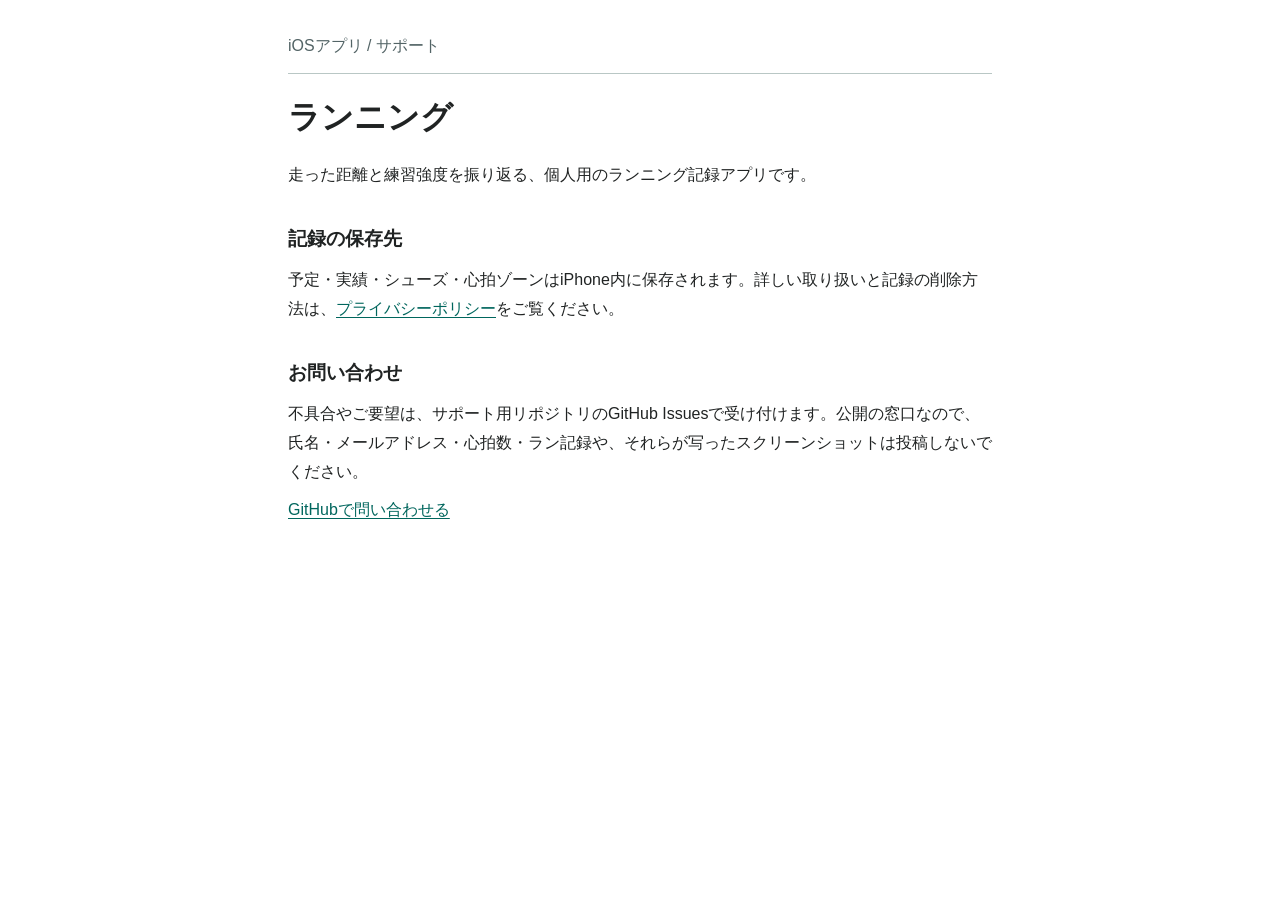
<file: index.html>
<!doctype html>
<html lang="ja">
<meta charset="utf-8">
<meta name="viewport" content="width=device-width, initial-scale=1">
<title>ランニング | サポート</title>
<link rel="stylesheet" href="style.css">
<main>
  <header>iOSアプリ / サポート</header>
  <h1>ランニング</h1>
  <p>走った距離と練習強度を振り返る、個人用のランニング記録アプリです。</p>
  <h2>記録の保存先</h2>
  <p>予定・実績・シューズ・心拍ゾーンはiPhone内に保存されます。詳しい取り扱いと記録の削除方法は、<a href="privacy.html">プライバシーポリシー</a>をご覧ください。</p>
  <h2 id="contact">お問い合わせ</h2>
  <p>不具合やご要望は、サポート用リポジトリのGitHub Issuesで受け付けます。公開の窓口なので、氏名・メールアドレス・心拍数・ラン記録や、それらが写ったスクリーンショットは投稿しないでください。</p>
  <p><a href="https://github.com/rmmbntyvn6-eng/runninglog-support/issues">GitHubで問い合わせる</a></p>
</main>
</html>
</file>
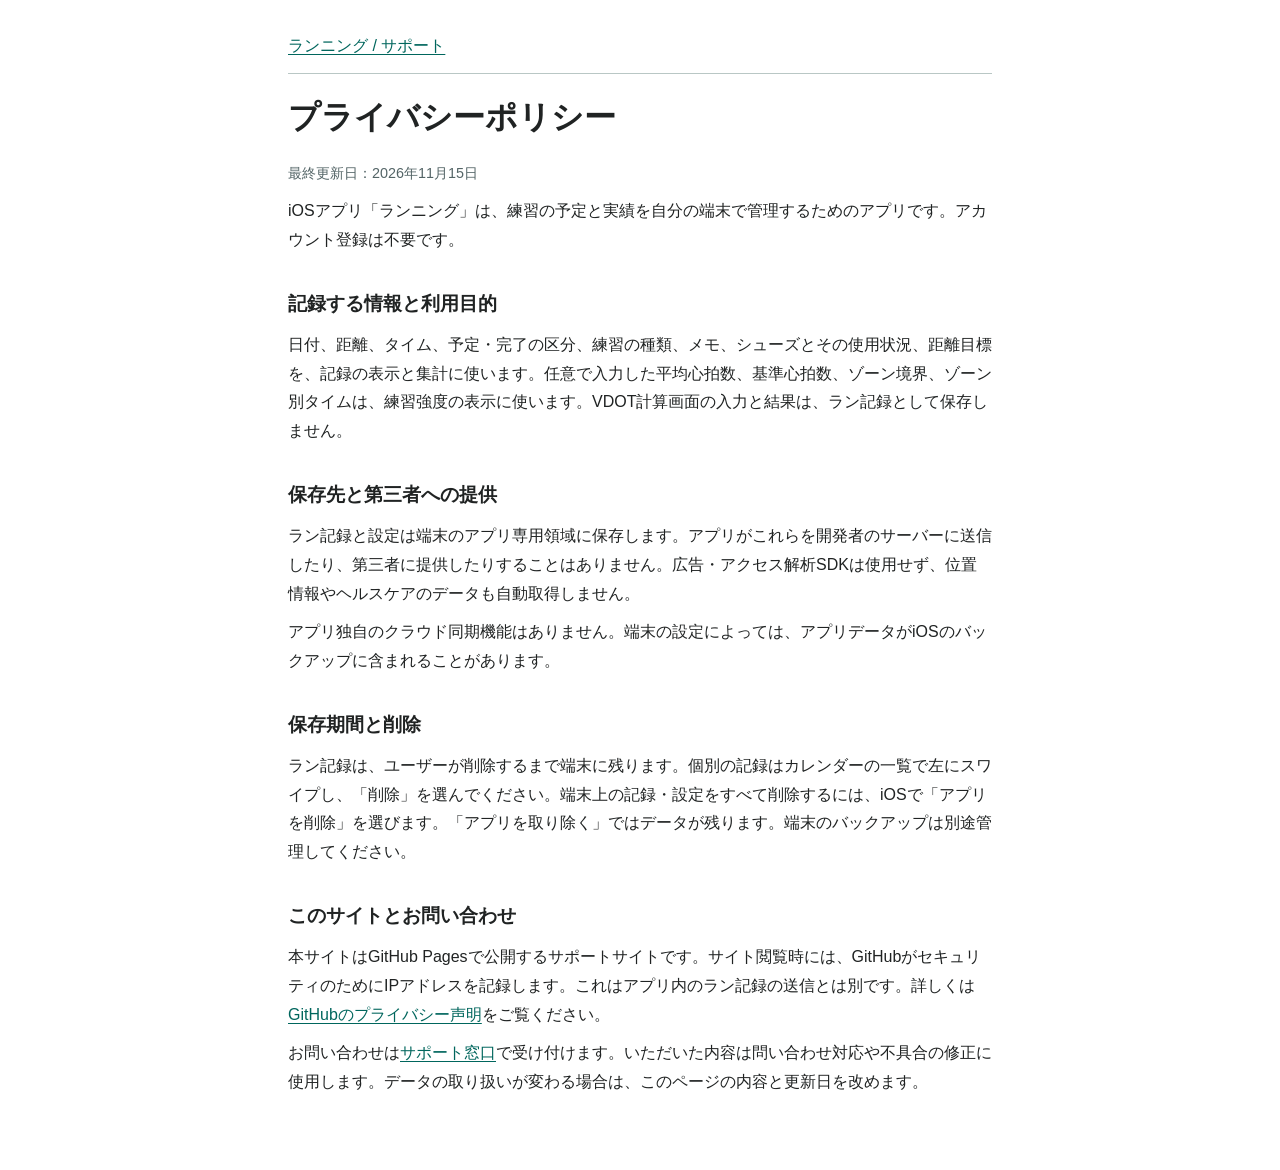
<file: privacy.html>
<!doctype html>
<html lang="ja">
<meta charset="utf-8">
<meta name="viewport" content="width=device-width, initial-scale=1">
<title>プライバシーポリシー | ランニング</title>
<link rel="stylesheet" href="style.css">
<main>
  <header><a href="index.html">ランニング / サポート</a></header>
  <h1>プライバシーポリシー</h1>
  <p class="date">最終更新日：<time datetime="2026-11-15">2026年11月15日</time></p>
  <p>iOSアプリ「ランニング」は、練習の予定と実績を自分の端末で管理するためのアプリです。アカウント登録は不要です。</p>
  <h2>記録する情報と利用目的</h2>
  <p>日付、距離、タイム、予定・完了の区分、練習の種類、メモ、シューズとその使用状況、距離目標を、記録の表示と集計に使います。任意で入力した平均心拍数、基準心拍数、ゾーン境界、ゾーン別タイムは、練習強度の表示に使います。VDOT計算画面の入力と結果は、ラン記録として保存しません。</p>
  <h2>保存先と第三者への提供</h2>
  <p>ラン記録と設定は端末のアプリ専用領域に保存します。アプリがこれらを開発者のサーバーに送信したり、第三者に提供したりすることはありません。広告・アクセス解析SDKは使用せず、位置情報やヘルスケアのデータも自動取得しません。</p>
  <p>アプリ独自のクラウド同期機能はありません。端末の設定によっては、アプリデータがiOSのバックアップに含まれることがあります。</p>
  <h2>保存期間と削除</h2>
  <p>ラン記録は、ユーザーが削除するまで端末に残ります。個別の記録はカレンダーの一覧で左にスワイプし、「削除」を選んでください。端末上の記録・設定をすべて削除するには、iOSで「アプリを削除」を選びます。「アプリを取り除く」ではデータが残ります。端末のバックアップは別途管理してください。</p>
  <h2>このサイトとお問い合わせ</h2>
  <p>本サイトはGitHub Pagesで公開するサポートサイトです。サイト閲覧時には、GitHubがセキュリティのためにIPアドレスを記録します。これはアプリ内のラン記録の送信とは別です。詳しくは<a href="https://docs.github.com/ja/site-policy/privacy-policies/github-general-privacy-statement">GitHubのプライバシー声明</a>をご覧ください。</p>
  <p>お問い合わせは<a href="index.html#contact">サポート窓口</a>で受け付けます。いただいた内容は問い合わせ対応や不具合の修正に使用します。データの取り扱いが変わる場合は、このページの内容と更新日を改めます。</p>
</main>
</html>
</file>
<file: style.css>
:root { color-scheme: light dark; font: 100%/1.8 -apple-system, BlinkMacSystemFont, sans-serif; }
body { margin: 0; color: #202323; background: #fff; }
main { max-width: 44rem; margin: auto; padding: 2rem 1.25rem 4rem; }
header { color: #536466; border-bottom: 1px solid #b9c7c5; padding-bottom: .75rem; }
h1 { font-size: 2rem; line-height: 1.4; }
h2 { margin: 2rem 0 .5rem; font-size: 1.2rem; }
p { margin: .6rem 0; }
a { color: #00665d; text-underline-offset: .2em; }
.date { color: #536466; font-size: .9rem; }
@media (prefers-color-scheme: dark) {
  body { color: #eee; background: #191b1b; }
  header, .date { color: #bac6c4; }
  a { color: #89dace; }
}
</file>
